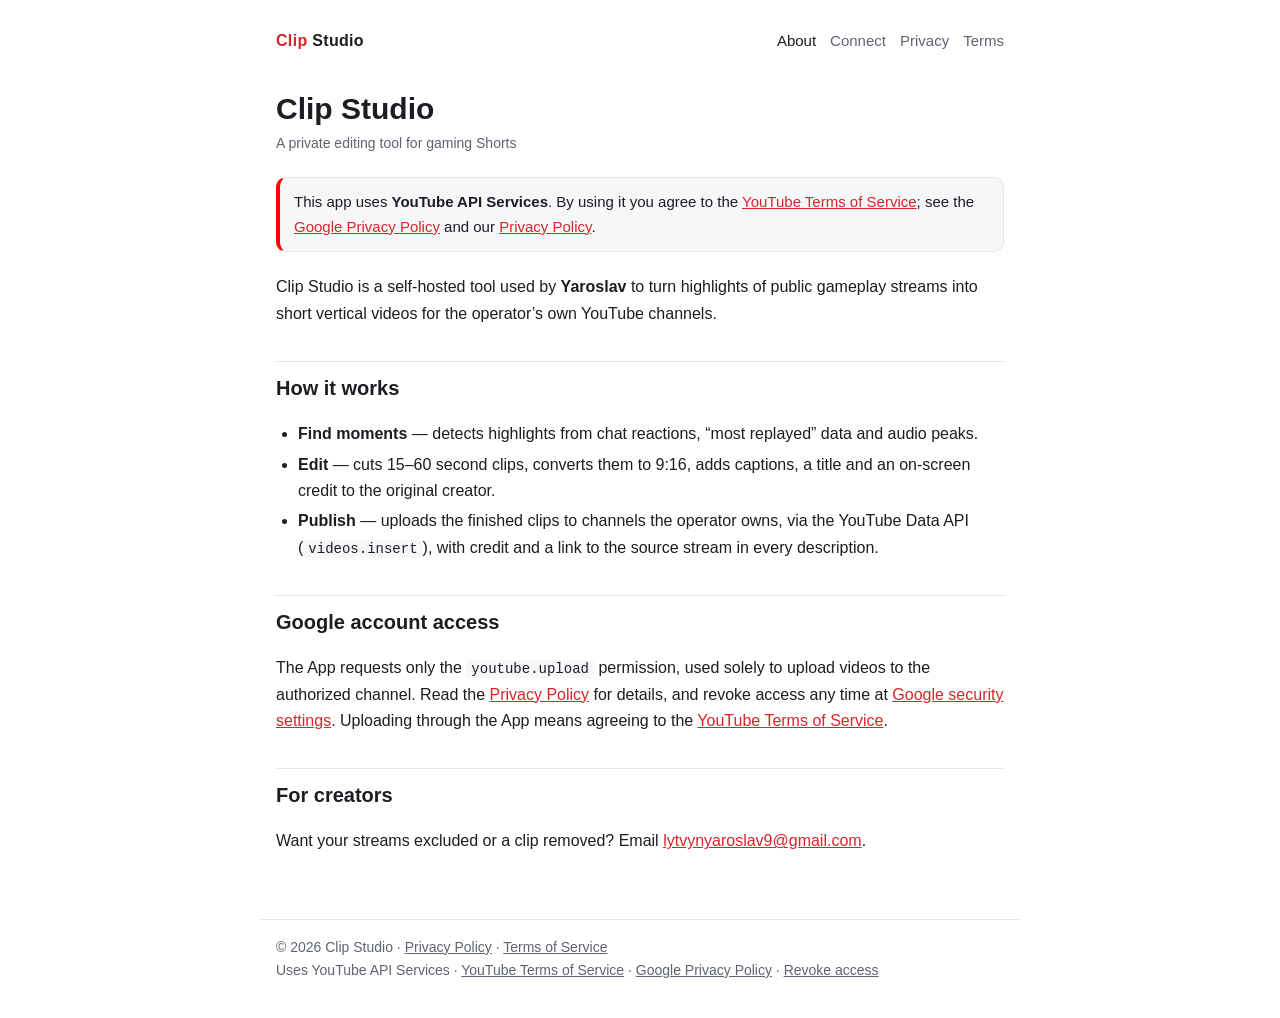
<file: index.html>
<!doctype html>
<html lang="en">
<head>
<meta charset="utf-8">
<meta name="viewport" content="width=device-width, initial-scale=1">
<title>Clip Studio</title>
<meta name="description" content="A private tool that edits gameplay stream highlights into credited vertical Shorts.">
<link rel="stylesheet" href="style.css">
</head>
<body>
<header>
  <a class="brand" href="index.html"><span>Clip</span> Studio</a>
  <nav><a href="index.html" aria-current="page">About</a><a href="connect.html">Connect</a><a href="privacy.html">Privacy</a><a href="terms.html">Terms</a></nav>
</header>
<main>
<h1>Clip Studio</h1>
<p class="updated">A private editing tool for gaming Shorts</p>
<div class="yt-notice">
  <span>This app uses <strong>YouTube API Services</strong>. By using it you agree to the
  <a href="https://www.youtube.com/t/terms">YouTube Terms of Service</a>; see the
  <a href="https://policies.google.com/privacy">Google Privacy Policy</a> and our
  <a href="privacy.html">Privacy Policy</a>.</span>
</div>

<p>Clip Studio is a self-hosted tool used by <strong>Yaroslav</strong> to turn highlights of public gameplay
streams into short vertical videos for the operator’s own YouTube channels.</p>

<h2>How it works</h2>
<ul>
  <li><strong>Find moments</strong> — detects highlights from chat reactions, “most replayed” data and audio peaks.</li>
  <li><strong>Edit</strong> — cuts 15–60 second clips, converts them to 9:16, adds captions, a title and an on-screen credit to the original creator.</li>
  <li><strong>Publish</strong> — uploads the finished clips to channels the operator owns, via the YouTube Data API
      (<code>videos.insert</code>), with credit and a link to the source stream in every description.</li>
</ul>

<h2>Google account access</h2>
<p>The App requests only the <code>youtube.upload</code> permission, used solely to upload videos to the
authorized channel. Read the <a href="privacy.html">Privacy Policy</a> for details, and revoke access any time at
<a href="https://security.google.com/settings/security/permissions">Google security settings</a>.
Uploading through the App means agreeing to the <a href="https://www.youtube.com/t/terms">YouTube Terms of Service</a>.</p>

<h2>For creators</h2>
<p>Want your streams excluded or a clip removed? Email <a href="mailto:lytvynyaroslav9@gmail.com">lytvynyaroslav9@gmail.com</a>.</p>
</main>
<footer>
  © 2026 Clip Studio · <a href="privacy.html">Privacy Policy</a> · <a href="terms.html">Terms of Service</a><br>
  Uses YouTube API Services · <a href="https://www.youtube.com/t/terms">YouTube Terms of Service</a> · <a href="https://policies.google.com/privacy">Google Privacy Policy</a> · <a href="https://security.google.com/settings/security/permissions">Revoke access</a>
</footer>
</body>
</html>
</file>
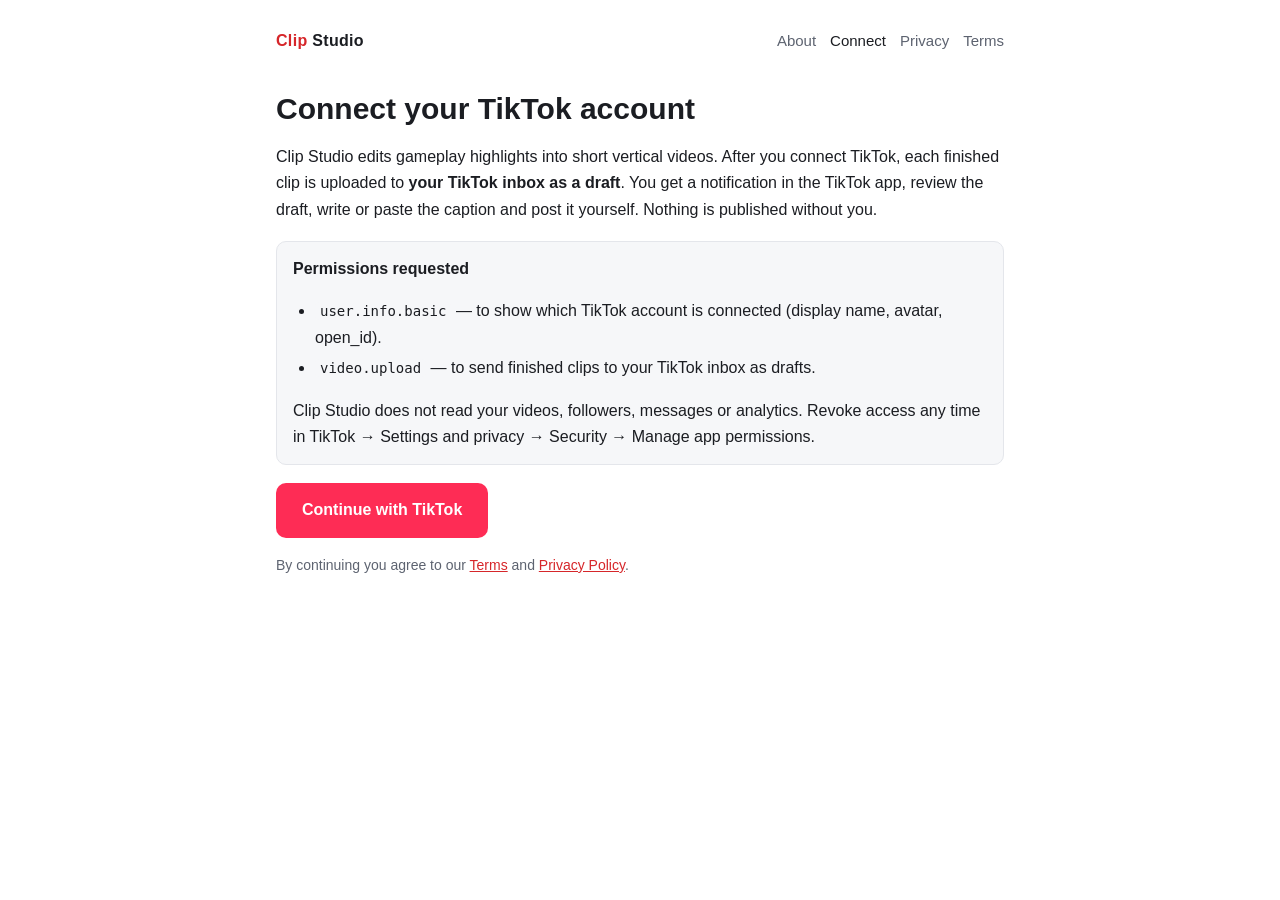
<file: connect.html>
<!doctype html>
<html lang="en">
<head>
<meta charset="utf-8">
<meta name="viewport" content="width=device-width, initial-scale=1">
<title>Connect TikTok — Clip Studio</title>
<meta name="description" content="Connect a TikTok account to Clip Studio so finished clips arrive in your TikTok inbox as drafts.">
<link rel="stylesheet" href="style.css">
</head>
<body>
<header>
  <a class="brand" href="index.html"><span>Clip</span> Studio</a>
  <nav><a href="index.html">About</a><a href="connect.html" aria-current="page">Connect</a><a href="privacy.html">Privacy</a><a href="terms.html">Terms</a></nav>
</header>
<main>
<h1>Connect your TikTok account</h1>
<p>Clip Studio edits gameplay highlights into short vertical videos. After you connect TikTok, each finished clip is
uploaded to <strong>your TikTok inbox as a draft</strong>. You get a notification in the TikTok app, review the draft,
write or paste the caption and post it yourself. Nothing is published without you.</p>
<div class="card">
<strong>Permissions requested</strong>
<ul>
  <li><code>user.info.basic</code> — to show which TikTok account is connected (display name, avatar, open_id).</li>
  <li><code>video.upload</code> — to send finished clips to your TikTok inbox as drafts.</li>
</ul>
Clip Studio does not read your videos, followers, messages or analytics. Revoke access any time in
TikTok → Settings and privacy → Security → Manage app permissions.
</div>
<p><a id="go" class="button" href="#">Continue with TikTok</a></p>
<p class="updated">By continuing you agree to our <a href="terms.html">Terms</a> and <a href="privacy.html">Privacy Policy</a>.</p>
</main>
<script>
const CLIENT_KEY = "sbawo63bz4sq58cvw2";
const REDIRECT = "https://beerwitcher.github.io/clip-studio/tiktok-callback.html";
const state = Math.random().toString(36).slice(2) + Date.now().toString(36);
document.getElementById("go").href = "https://www.tiktok.com/v2/auth/authorize/?" + new URLSearchParams({
  client_key: CLIENT_KEY, scope: "user.info.basic,video.upload", response_type: "code", redirect_uri: REDIRECT, state, disable_auto_auth: "1"
});
</script>
</body>
</html>
</file>
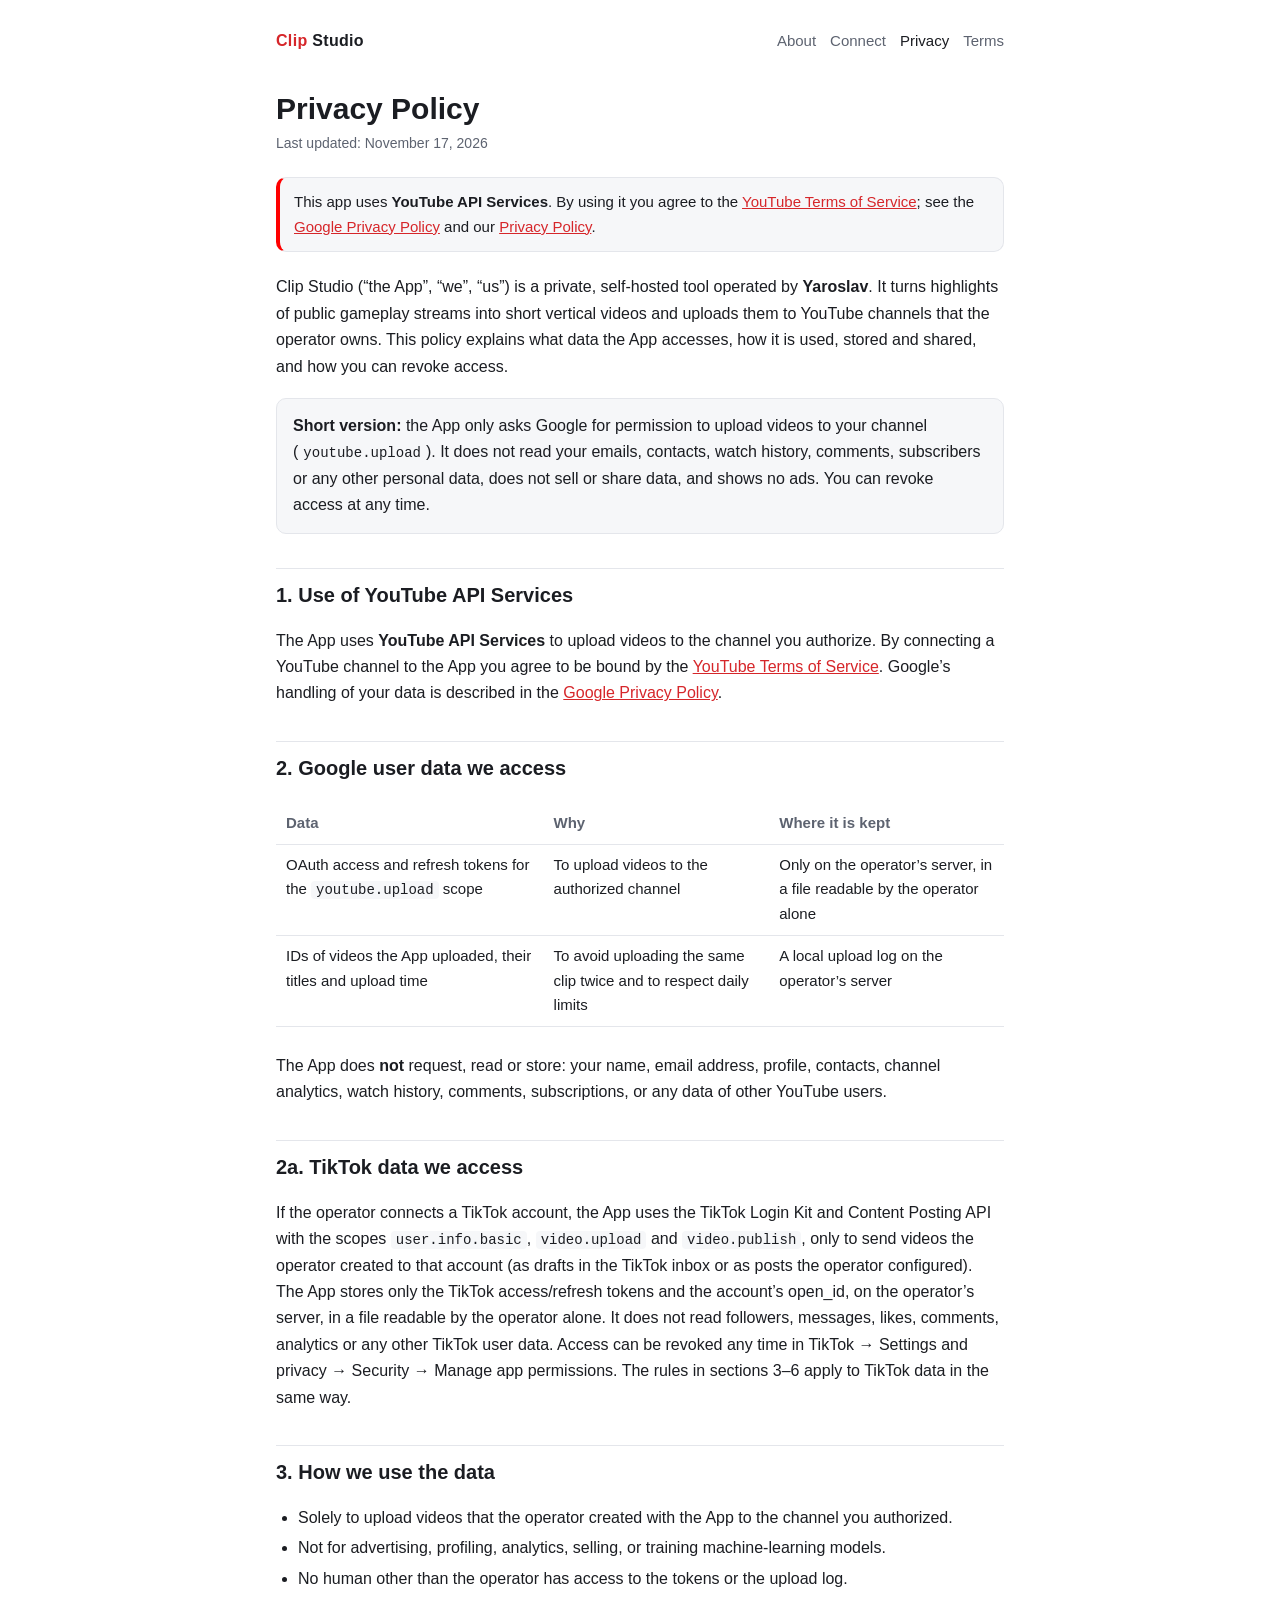
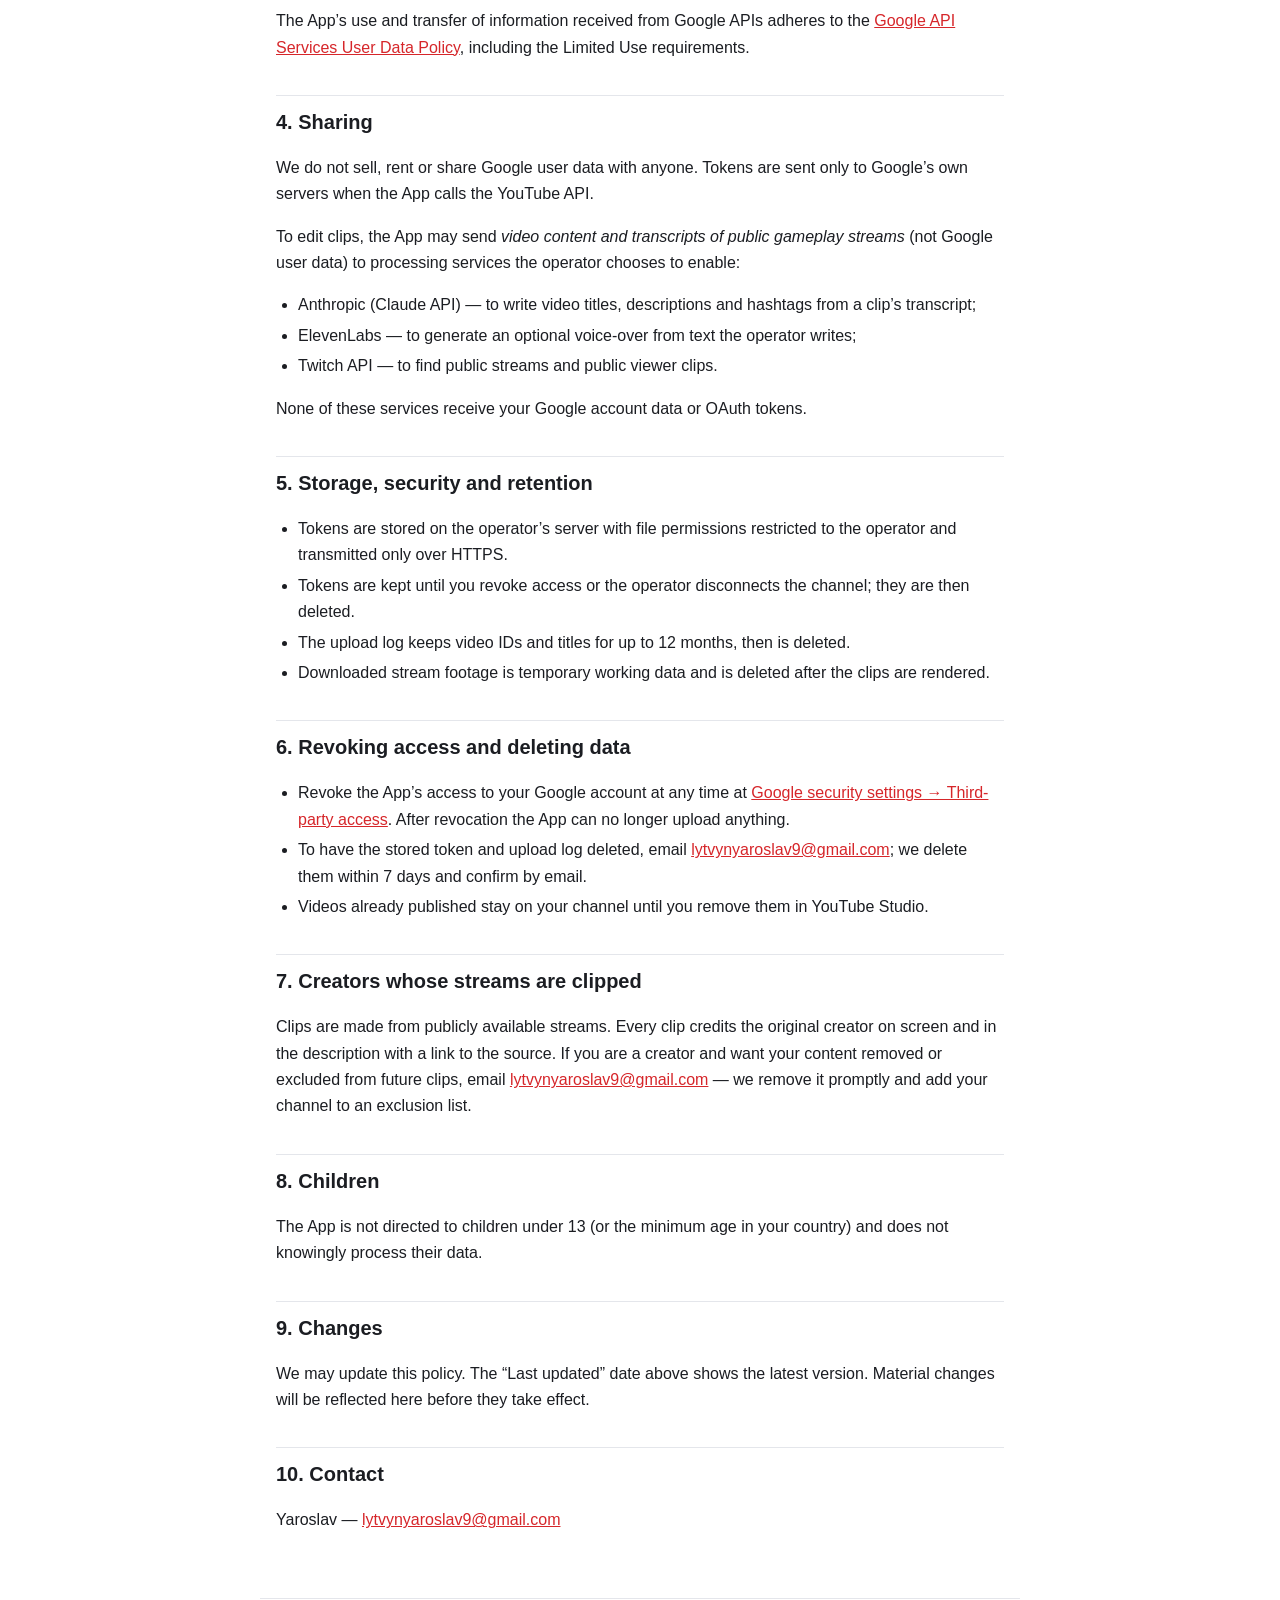
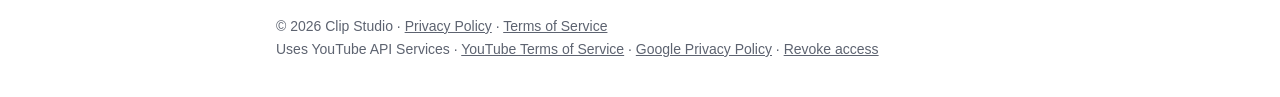
<file: privacy.html>
<!doctype html>
<html lang="en">
<head>
<meta charset="utf-8">
<meta name="viewport" content="width=device-width, initial-scale=1">
<title>Privacy Policy — Clip Studio</title>
<meta name="description" content="Privacy Policy of Clip Studio, a private tool that edits gameplay highlights into Shorts and uploads them to the operator's own YouTube channels.">
<link rel="stylesheet" href="style.css">
</head>
<body>
<header>
  <a class="brand" href="index.html"><span>Clip</span> Studio</a>
  <nav><a href="index.html">About</a><a href="connect.html">Connect</a><a href="privacy.html" aria-current="page">Privacy</a><a href="terms.html">Terms</a></nav>
</header>
<main>
<h1>Privacy Policy</h1>
<p class="updated">Last updated: November 17, 2026</p>
<div class="yt-notice">
  <span>This app uses <strong>YouTube API Services</strong>. By using it you agree to the
  <a href="https://www.youtube.com/t/terms">YouTube Terms of Service</a>; see the
  <a href="https://policies.google.com/privacy">Google Privacy Policy</a> and our
  <a href="privacy.html">Privacy Policy</a>.</span>
</div>

<p>Clip Studio (“the App”, “we”, “us”) is a private, self-hosted tool operated by <strong>Yaroslav</strong>.
It turns highlights of public gameplay streams into short vertical videos and uploads them to YouTube channels
that the operator owns. This policy explains what data the App accesses, how it is used, stored and shared,
and how you can revoke access.</p>

<div class="card">
<strong>Short version:</strong> the App only asks Google for permission to upload videos to your channel
(<code>youtube.upload</code>). It does not read your emails, contacts, watch history, comments, subscribers or any
other personal data, does not sell or share data, and shows no ads. You can revoke access at any time.
</div>

<h2>1. Use of YouTube API Services</h2>
<p>The App uses <strong>YouTube API Services</strong> to upload videos to the channel you authorize. By connecting a YouTube channel to the App you agree to be bound by the
<a href="https://www.youtube.com/t/terms">YouTube Terms of Service</a>. Google’s handling of your data is described in the
<a href="https://policies.google.com/privacy">Google Privacy Policy</a>.</p>

<h2>2. Google user data we access</h2>
<div class="table-wrap">
<table>
<tr><th>Data</th><th>Why</th><th>Where it is kept</th></tr>
<tr><td>OAuth access and refresh tokens for the <code>youtube.upload</code> scope</td>
    <td>To upload videos to the authorized channel</td>
    <td>Only on the operator’s server, in a file readable by the operator alone</td></tr>
<tr><td>IDs of videos the App uploaded, their titles and upload time</td>
    <td>To avoid uploading the same clip twice and to respect daily limits</td>
    <td>A local upload log on the operator’s server</td></tr>
</table>
</div>
<p>The App does <strong>not</strong> request, read or store: your name, email address, profile, contacts, channel analytics,
watch history, comments, subscriptions, or any data of other YouTube users.</p>

<h2>2a. TikTok data we access</h2>
<p>If the operator connects a TikTok account, the App uses the TikTok Login Kit and Content Posting API with the
scopes <code>user.info.basic</code>, <code>video.upload</code> and <code>video.publish</code>, only to send videos the operator
created to that account (as drafts in the TikTok inbox or as posts the operator configured). The App stores only the
TikTok access/refresh tokens and the account’s open_id, on the operator’s server, in a file readable by the operator alone.
It does not read followers, messages, likes, comments, analytics or any other TikTok user data. Access can be revoked any time
in TikTok → Settings and privacy → Security → Manage app permissions. The rules in sections 3–6 apply to TikTok data in the same way.</p>
<h2>3. How we use the data</h2>
<ul>
  <li>Solely to upload videos that the operator created with the App to the channel you authorized.</li>
  <li>Not for advertising, profiling, analytics, selling, or training machine-learning models.</li>
  <li>No human other than the operator has access to the tokens or the upload log.</li>
</ul>
<p>The App’s use and transfer of information received from Google APIs adheres to the
<a href="https://developers.google.com/terms/api-services-user-data-policy">Google API Services User Data Policy</a>,
including the Limited Use requirements.</p>

<h2>4. Sharing</h2>
<p>We do not sell, rent or share Google user data with anyone. Tokens are sent only to Google’s own servers
when the App calls the YouTube API.</p>
<p>To edit clips, the App may send <em>video content and transcripts of public gameplay streams</em> (not Google user data)
to processing services the operator chooses to enable:</p>
<ul>
  <li>Anthropic (Claude API) — to write video titles, descriptions and hashtags from a clip’s transcript;</li>
  <li>ElevenLabs — to generate an optional voice-over from text the operator writes;</li>
  <li>Twitch API — to find public streams and public viewer clips.</li>
</ul>
<p>None of these services receive your Google account data or OAuth tokens.</p>

<h2>5. Storage, security and retention</h2>
<ul>
  <li>Tokens are stored on the operator’s server with file permissions restricted to the operator and transmitted only over HTTPS.</li>
  <li>Tokens are kept until you revoke access or the operator disconnects the channel; they are then deleted.</li>
  <li>The upload log keeps video IDs and titles for up to 12 months, then is deleted.</li>
  <li>Downloaded stream footage is temporary working data and is deleted after the clips are rendered.</li>
</ul>

<h2>6. Revoking access and deleting data</h2>
<ul>
  <li>Revoke the App’s access to your Google account at any time at
      <a href="https://security.google.com/settings/security/permissions">Google security settings → Third-party access</a>.
      After revocation the App can no longer upload anything.</li>
  <li>To have the stored token and upload log deleted, email <a href="mailto:lytvynyaroslav9@gmail.com">lytvynyaroslav9@gmail.com</a>;
      we delete them within 7 days and confirm by email.</li>
  <li>Videos already published stay on your channel until you remove them in YouTube Studio.</li>
</ul>

<h2>7. Creators whose streams are clipped</h2>
<p>Clips are made from publicly available streams. Every clip credits the original creator on screen and in the
description with a link to the source. If you are a creator and want your content removed or excluded from future
clips, email <a href="mailto:lytvynyaroslav9@gmail.com">lytvynyaroslav9@gmail.com</a> — we remove it promptly and add your channel to an exclusion list.</p>

<h2>8. Children</h2>
<p>The App is not directed to children under 13 (or the minimum age in your country) and does not knowingly process their data.</p>

<h2>9. Changes</h2>
<p>We may update this policy. The “Last updated” date above shows the latest version. Material changes will be
reflected here before they take effect.</p>

<h2>10. Contact</h2>
<p>Yaroslav — <a href="mailto:lytvynyaroslav9@gmail.com">lytvynyaroslav9@gmail.com</a></p>
</main>
<footer>
  © 2026 Clip Studio · <a href="privacy.html">Privacy Policy</a> · <a href="terms.html">Terms of Service</a><br>
  Uses YouTube API Services · <a href="https://www.youtube.com/t/terms">YouTube Terms of Service</a> · <a href="https://policies.google.com/privacy">Google Privacy Policy</a> · <a href="https://security.google.com/settings/security/permissions">Revoke access</a>
</footer>
</body>
</html>
</file>
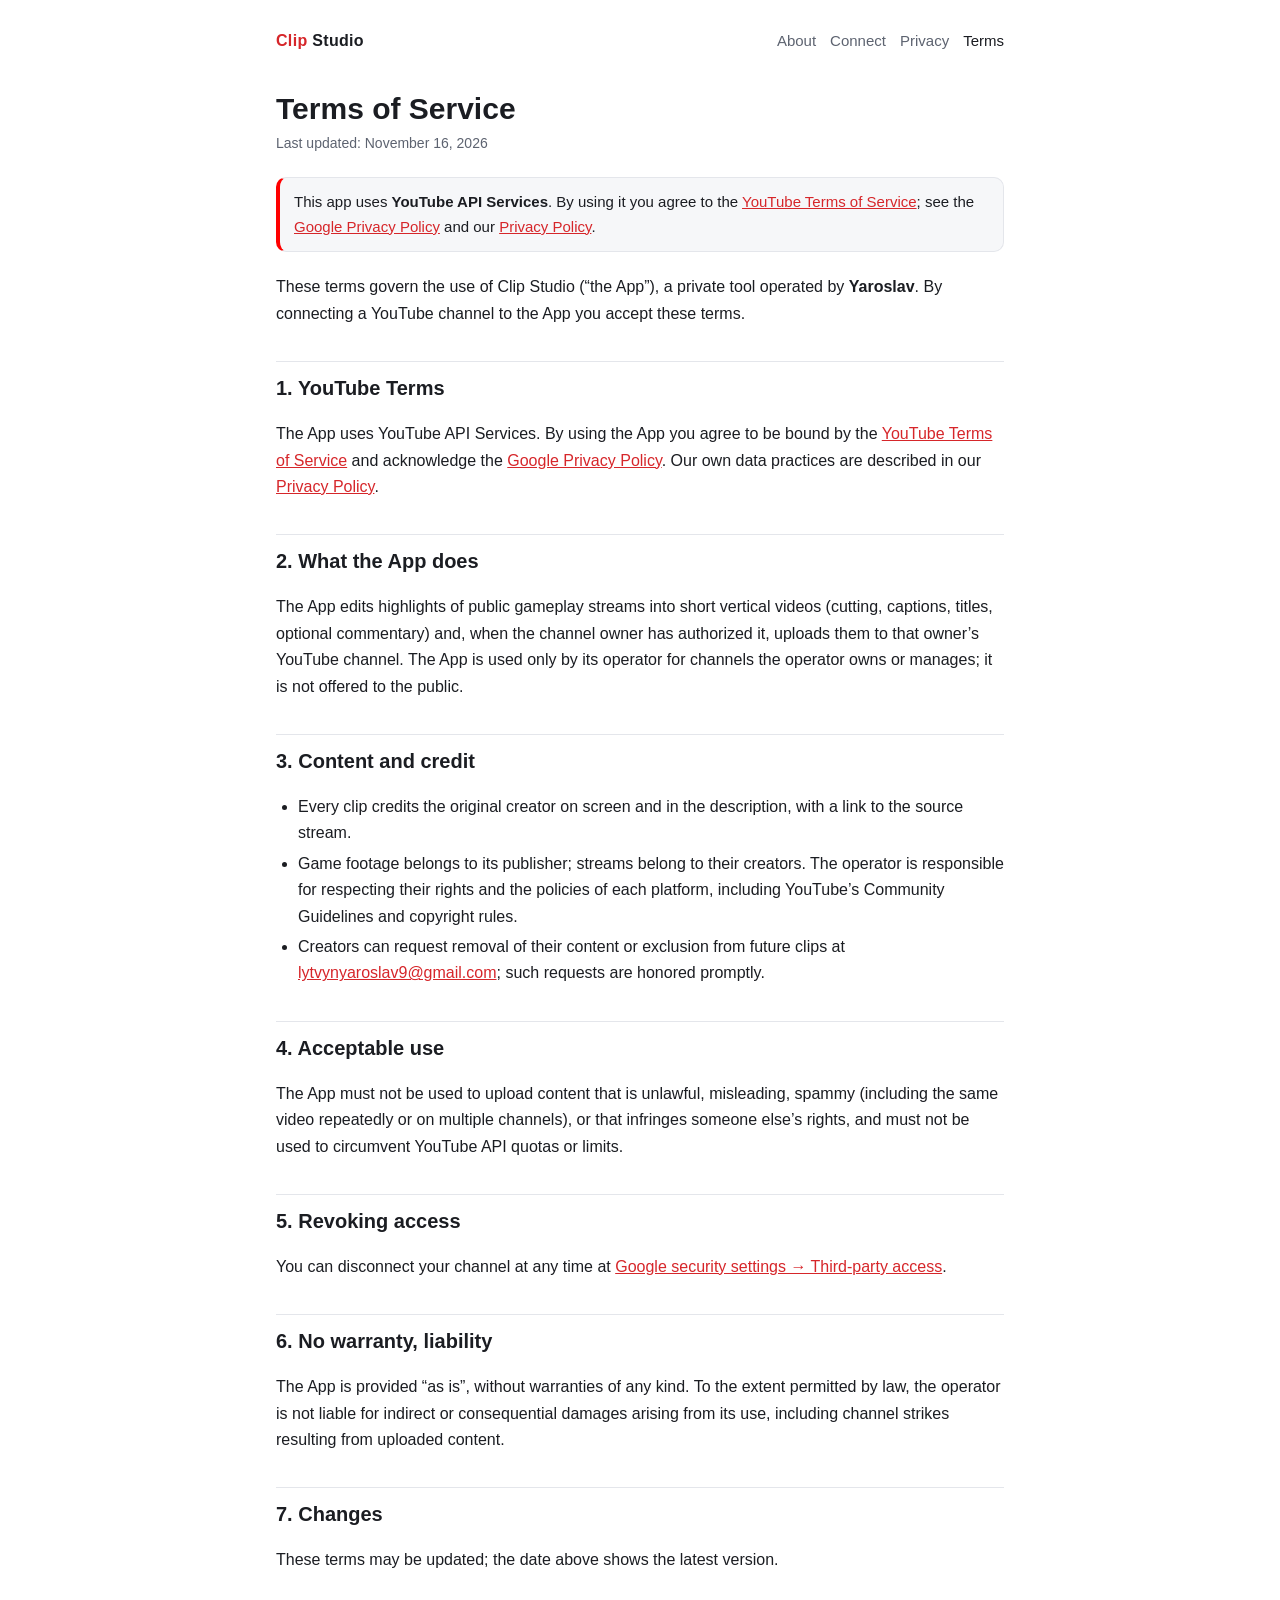
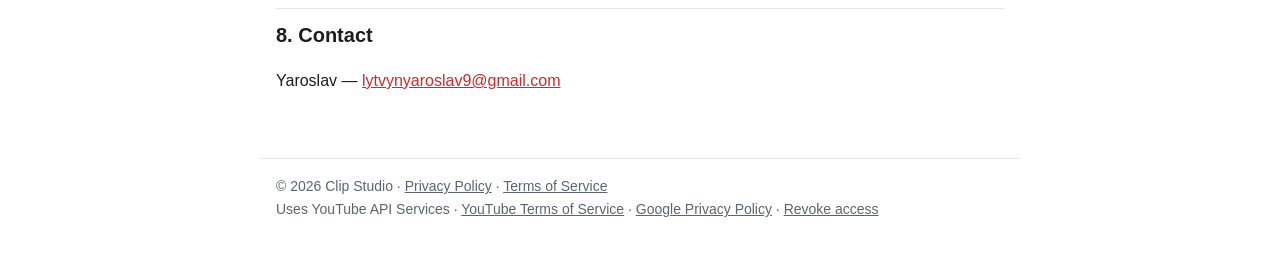
<file: terms.html>
<!doctype html>
<html lang="en">
<head>
<meta charset="utf-8">
<meta name="viewport" content="width=device-width, initial-scale=1">
<title>Terms of Service — Clip Studio</title>
<meta name="description" content="Terms of Service of Clip Studio.">
<link rel="stylesheet" href="style.css">
</head>
<body>
<header>
  <a class="brand" href="index.html"><span>Clip</span> Studio</a>
  <nav><a href="index.html">About</a><a href="connect.html">Connect</a><a href="privacy.html">Privacy</a><a href="terms.html" aria-current="page">Terms</a></nav>
</header>
<main>
<h1>Terms of Service</h1>
<p class="updated">Last updated: November 16, 2026</p>
<div class="yt-notice">
  <span>This app uses <strong>YouTube API Services</strong>. By using it you agree to the
  <a href="https://www.youtube.com/t/terms">YouTube Terms of Service</a>; see the
  <a href="https://policies.google.com/privacy">Google Privacy Policy</a> and our
  <a href="privacy.html">Privacy Policy</a>.</span>
</div>

<p>These terms govern the use of Clip Studio (“the App”), a private tool operated by <strong>Yaroslav</strong>.
By connecting a YouTube channel to the App you accept these terms.</p>

<h2>1. YouTube Terms</h2>
<p>The App uses YouTube API Services. By using the App you agree to be bound by the
<a href="https://www.youtube.com/t/terms">YouTube Terms of Service</a> and acknowledge the
<a href="https://policies.google.com/privacy">Google Privacy Policy</a>. Our own data practices are described in our
<a href="privacy.html">Privacy Policy</a>.</p>

<h2>2. What the App does</h2>
<p>The App edits highlights of public gameplay streams into short vertical videos (cutting, captions, titles,
optional commentary) and, when the channel owner has authorized it, uploads them to that owner’s YouTube channel.
The App is used only by its operator for channels the operator owns or manages; it is not offered to the public.</p>

<h2>3. Content and credit</h2>
<ul>
  <li>Every clip credits the original creator on screen and in the description, with a link to the source stream.</li>
  <li>Game footage belongs to its publisher; streams belong to their creators. The operator is responsible for
      respecting their rights and the policies of each platform, including YouTube’s Community Guidelines and
      copyright rules.</li>
  <li>Creators can request removal of their content or exclusion from future clips at
      <a href="mailto:lytvynyaroslav9@gmail.com">lytvynyaroslav9@gmail.com</a>; such requests are honored promptly.</li>
</ul>

<h2>4. Acceptable use</h2>
<p>The App must not be used to upload content that is unlawful, misleading, spammy (including the same video
repeatedly or on multiple channels), or that infringes someone else’s rights, and must not be used to circumvent
YouTube API quotas or limits.</p>

<h2>5. Revoking access</h2>
<p>You can disconnect your channel at any time at
<a href="https://security.google.com/settings/security/permissions">Google security settings → Third-party access</a>.</p>

<h2>6. No warranty, liability</h2>
<p>The App is provided “as is”, without warranties of any kind. To the extent permitted by law, the operator is not
liable for indirect or consequential damages arising from its use, including channel strikes resulting from uploaded content.</p>

<h2>7. Changes</h2>
<p>These terms may be updated; the date above shows the latest version.</p>

<h2>8. Contact</h2>
<p>Yaroslav — <a href="mailto:lytvynyaroslav9@gmail.com">lytvynyaroslav9@gmail.com</a></p>
</main>
<footer>
  © 2026 Clip Studio · <a href="privacy.html">Privacy Policy</a> · <a href="terms.html">Terms of Service</a><br>
  Uses YouTube API Services · <a href="https://www.youtube.com/t/terms">YouTube Terms of Service</a> · <a href="https://policies.google.com/privacy">Google Privacy Policy</a> · <a href="https://security.google.com/settings/security/permissions">Revoke access</a>
</footer>
</body>
</html>
</file>
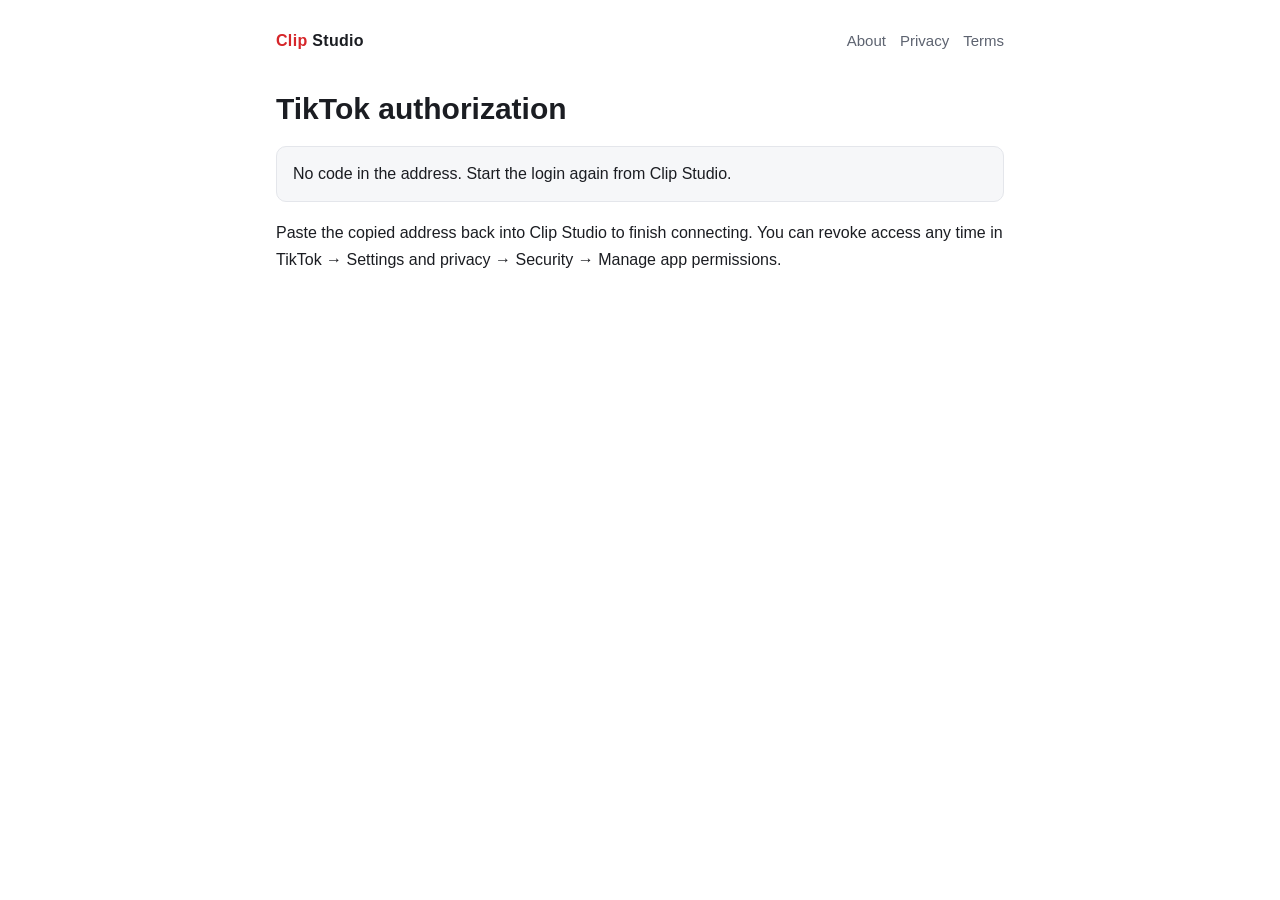
<file: tiktok-callback.html>
<!doctype html>
<html lang="en">
<head>
<meta charset="utf-8">
<meta name="viewport" content="width=device-width, initial-scale=1">
<title>TikTok connected — Clip Studio</title>
<link rel="stylesheet" href="style.css">
</head>
<body>
<header>
  <a class="brand" href="index.html"><span>Clip</span> Studio</a>
  <nav><a href="index.html">About</a><a href="privacy.html">Privacy</a><a href="terms.html">Terms</a></nav>
</header>
<main>
<h1>TikTok authorization</h1>
<div class="card" id="box">Reading the response…</div>
<p><button id="copy" hidden>Copy this page address</button></p>
<p>Paste the copied address back into Clip Studio to finish connecting. You can revoke access any time in
TikTok → Settings and privacy → Security → Manage app permissions.</p>
</main>
<script>
const q = new URLSearchParams(location.search), box = document.getElementById("box"), btn = document.getElementById("copy");
if (q.get("code")) {
  box.innerHTML = "✅ <strong>TikTok connected.</strong> Clip Studio will send finished clips to your TikTok inbox as drafts. (Operator: copy this page address into Clip Studio to finish setup.)";
  btn.hidden = false;
  btn.onclick = () => navigator.clipboard.writeText(location.href).then(() => btn.textContent = "Copied ✓");
} else {
  box.textContent = "No code in the address. " + (q.get("error_description") || q.get("error") || "Start the login again from Clip Studio.");
}
</script>
</body>
</html>
</file>
<file: style.css>
:root {
  --bg: #ffffff;
  --text: #1b1d22;
  --muted: #5d6370;
  --line: #e4e6eb;
  --accent: #d6262a;
  --card: #f6f7f9;
}
@media (prefers-color-scheme: dark) {
  :root {
    --bg: #111317;
    --text: #e9ebef;
    --muted: #a0a6b2;
    --line: #2a2e36;
    --accent: #ff5a5f;
    --card: #1a1d23;
  }
}
* { box-sizing: border-box; }
body {
  margin: 0;
  background: var(--bg);
  color: var(--text);
  font: 16px/1.65 -apple-system, BlinkMacSystemFont, "Segoe UI", Roboto, Helvetica, Arial, sans-serif;
}
header, main, footer { max-width: 760px; margin: 0 auto; padding: 0 16px; }
header { padding-top: 28px; display: flex; gap: 18px; align-items: center; flex-wrap: wrap; }
header .brand { font-weight: 800; letter-spacing: .02em; color: var(--text); text-decoration: none; margin-right: auto; }
header .brand span { color: var(--accent); }
header nav a { color: var(--muted); text-decoration: none; margin-left: 14px; font-size: 15px; }
header nav a:hover, header nav a[aria-current] { color: var(--text); }
main { padding-top: 24px; padding-bottom: 48px; }
h1 { font-size: 30px; line-height: 1.25; margin: 12px 0 4px; }
h2 { font-size: 20px; margin: 34px 0 8px; padding-top: 10px; border-top: 1px solid var(--line); }
.updated { color: var(--muted); font-size: 14px; margin: 0 0 22px; }
a { color: var(--accent); }
ul { padding-left: 22px; }
li { margin: 4px 0; }
.card { background: var(--card); border: 1px solid var(--line); border-radius: 10px; padding: 14px 16px; margin: 18px 0; }
table { width: 100%; border-collapse: collapse; margin: 10px 0; font-size: 15px; }
th, td { text-align: left; vertical-align: top; padding: 8px 10px; border-bottom: 1px solid var(--line); }
th { color: var(--muted); font-weight: 600; }
.table-wrap { overflow-x: auto; }
code { background: var(--card); padding: 1px 5px; border-radius: 4px; font-size: 14px; }
footer { color: var(--muted); font-size: 14px; padding-bottom: 36px; border-top: 1px solid var(--line); padding-top: 16px; }
footer a { color: var(--muted); }

.yt-notice { display: flex; gap: 12px; align-items: flex-start; background: var(--card); border: 1px solid var(--line);
  border-left: 4px solid #FF0000; border-radius: 10px; padding: 12px 14px; margin: 14px 0 22px; font-size: 15px; }
.button{display:inline-block;background:#fe2c55;color:#fff!important;font-weight:700;padding:14px 26px;border-radius:10px;text-decoration:none}
.button:hover{opacity:.9}
</file>
